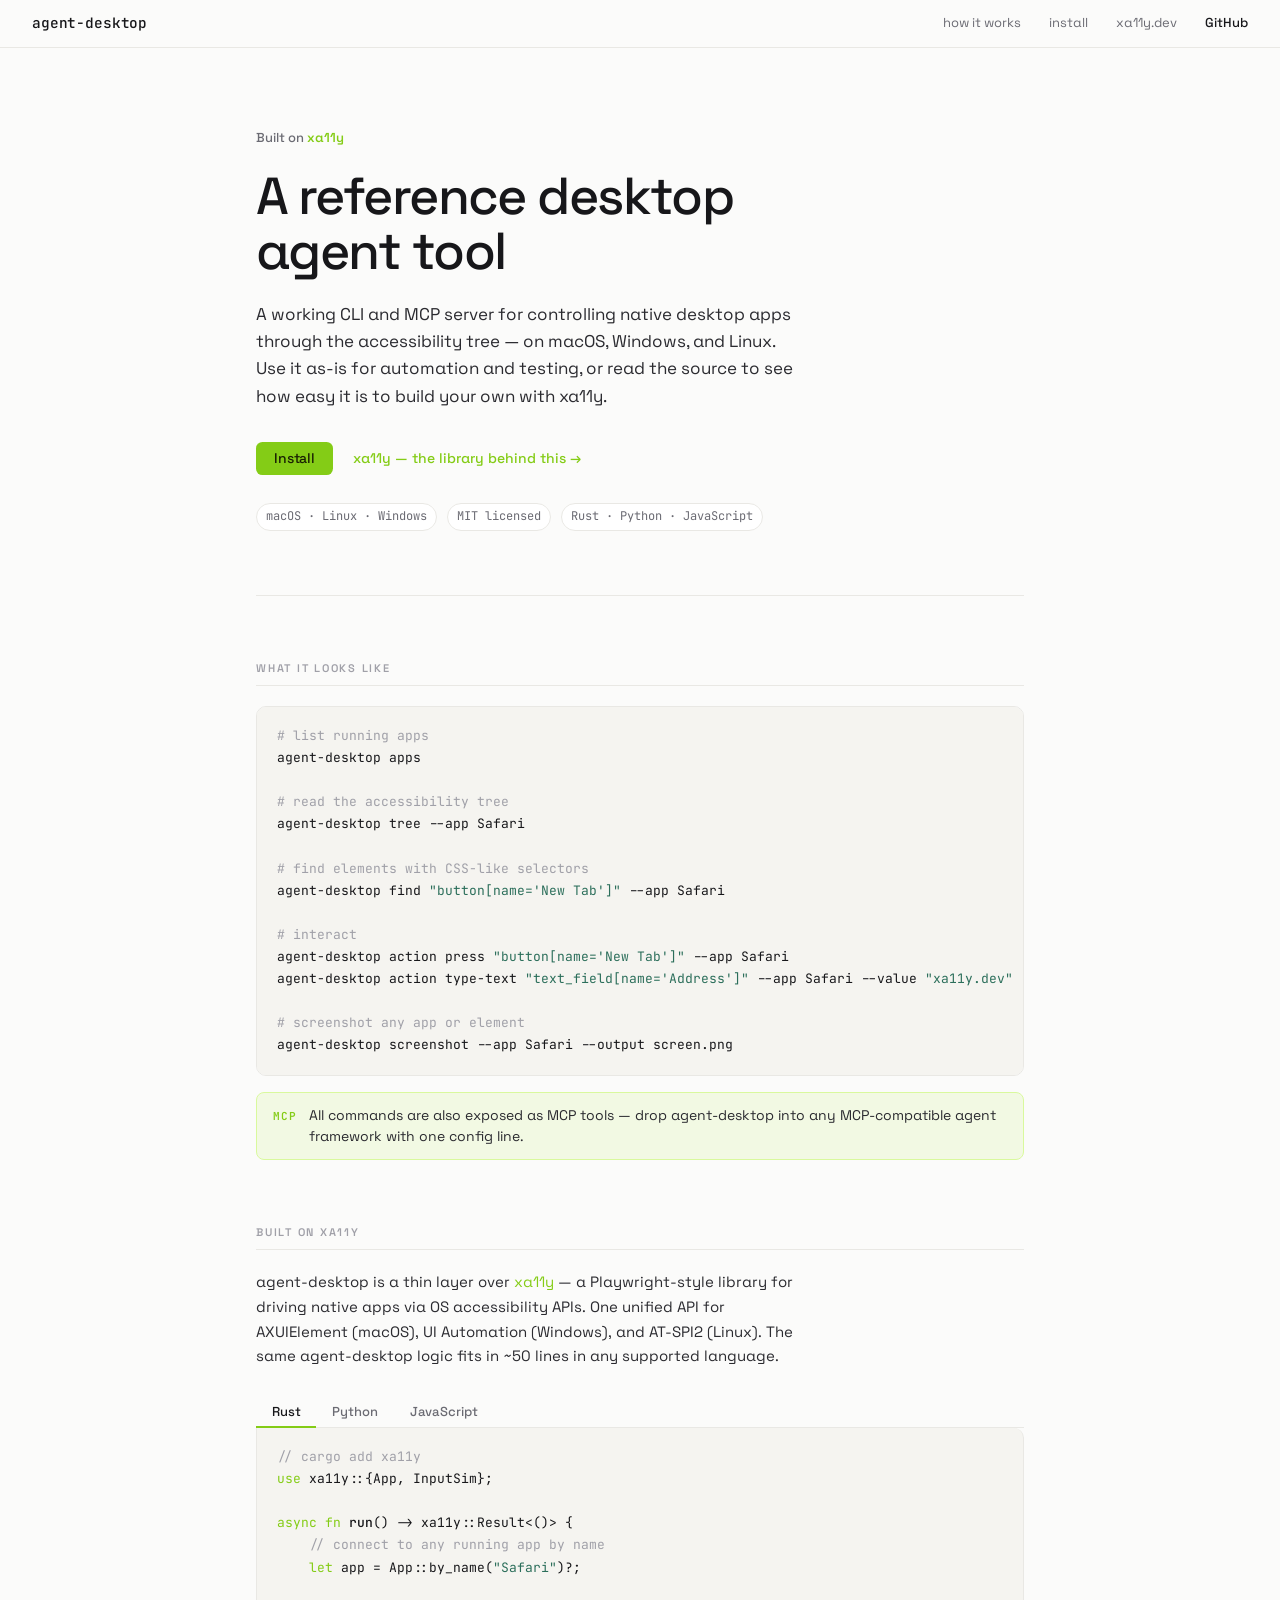
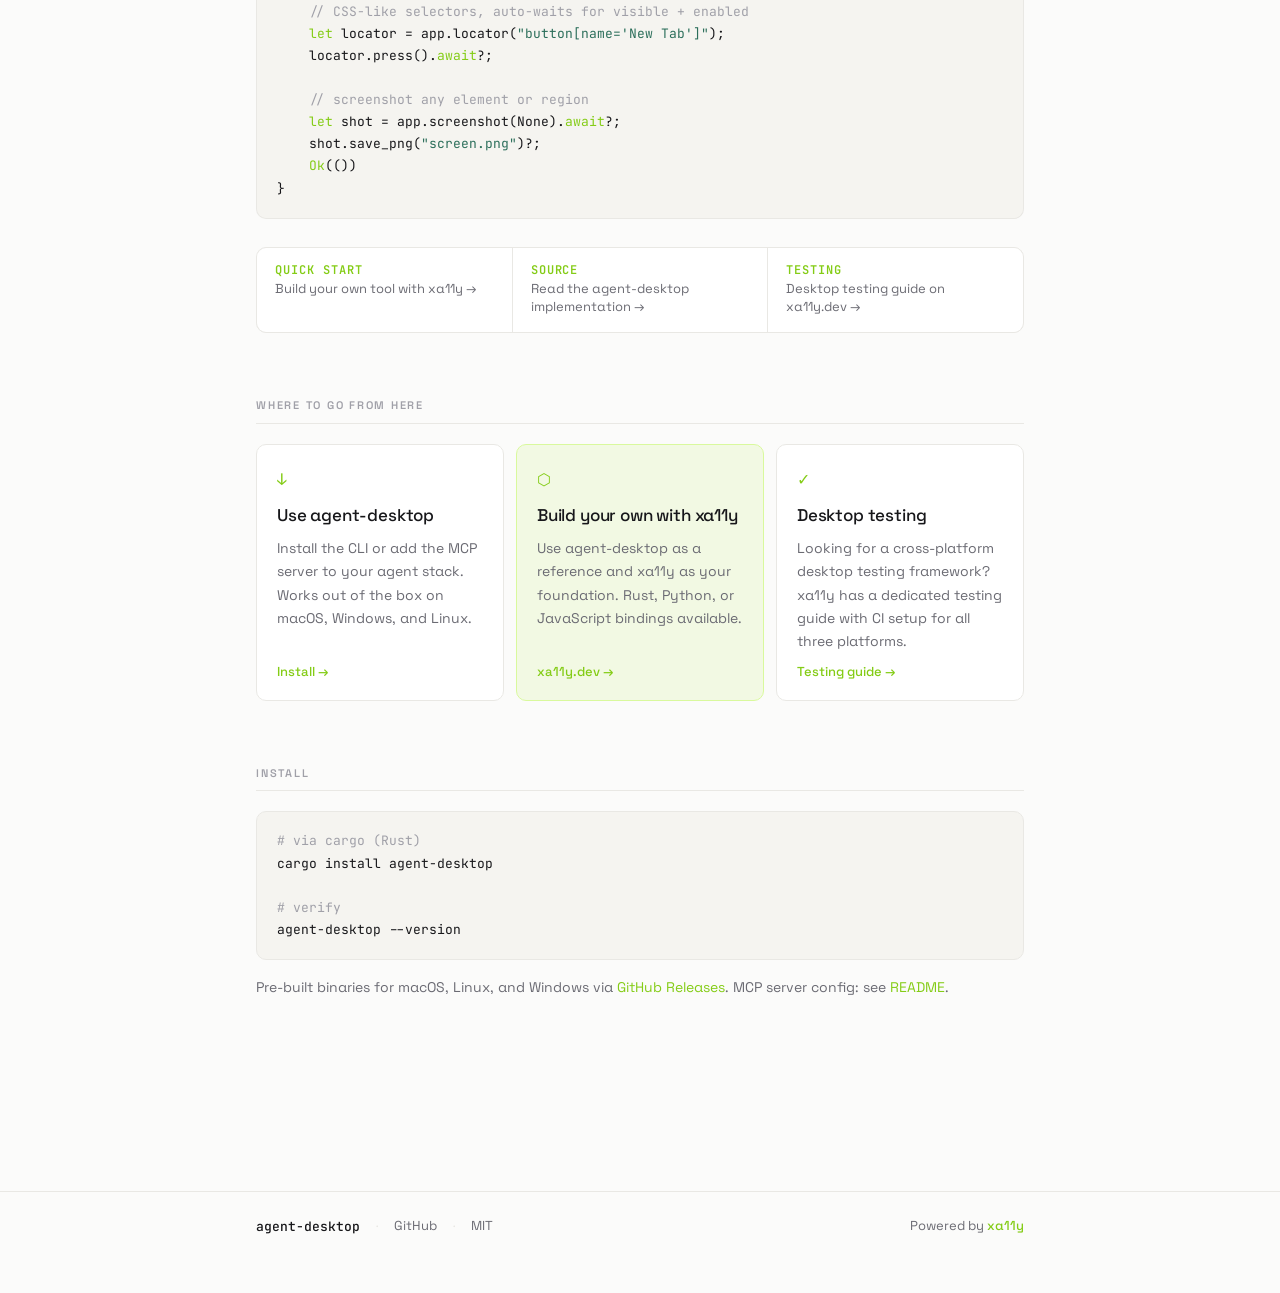
<file: docs/index.html>
<!DOCTYPE html>
<html lang="en">
<head>
<meta charset="utf-8">
<meta name="viewport" content="width=device-width, initial-scale=1">
<title>agent-desktop — Desktop agent CLI + MCP built on xa11y</title>
<meta name="description" content="A CLI and MCP server for driving native desktop apps. Built on xa11y — the cross-platform accessibility library. Use it as-is, or use the source to build your own.">
<meta property="og:title" content="agent-desktop">
<meta property="og:description" content="A CLI and MCP server for driving native desktop apps, built on xa11y.">
<meta property="og:type" content="website">
<link rel="preconnect" href="https://fonts.googleapis.com">
<link rel="preconnect" href="https://fonts.gstatic.com" crossorigin>
<link href="https://fonts.googleapis.com/css2?family=Space+Grotesk:wght@400;500;600&family=JetBrains+Mono:wght@400;500&display=swap" rel="stylesheet">
<link rel="stylesheet" href="style.css">
</head>
<body>

<header class="site-header">
  <a class="wordmark" href="/">agent-desktop</a>
  <nav class="site-nav">
    <a href="#how-it-works">how it works</a>
    <a href="#install">install</a>
    <a href="https://xa11y.dev">xa11y.dev</a>
    <a href="https://github.com/crowecawcaw/agent-desktop" class="nav-gh">GitHub</a>
  </nav>
</header>

<main class="page">

  <!-- ── HERO ── -->
  <section class="hero">
    <div class="eyebrow">Built on <a href="https://xa11y.dev">xa11y</a></div>
    <h1>A reference desktop<br>agent tool</h1>
    <p class="sub">
      A working CLI and MCP server for controlling native desktop apps
      through the accessibility tree — on macOS, Windows, and Linux.
      Use it as-is for automation and testing, or read the source to
      see how easy it is to build your own with xa11y.
    </p>
    <div class="hero-actions">
      <a class="btn-primary" href="#install">Install</a>
      <a class="btn-ghost" href="https://xa11y.dev">xa11y — the library behind this →</a>
    </div>
    <div class="meta-row">
      <span class="chip">macOS · Linux · Windows</span>
      <span class="chip">MIT licensed</span>
      <span class="chip">Rust · Python · JavaScript</span>
    </div>
  </section>

  <!-- ── DEMO ── -->
  <section class="section" id="how-it-works">
    <h2>What it looks like</h2>
    <pre class="code"><code><span class="c"># list running apps</span>
agent-desktop apps

<span class="c"># read the accessibility tree</span>
agent-desktop tree --app Safari

<span class="c"># find elements with CSS-like selectors</span>
agent-desktop find <span class="s">"button[name='New Tab']"</span> --app Safari

<span class="c"># interact</span>
agent-desktop action press <span class="s">"button[name='New Tab']"</span> --app Safari
agent-desktop action type-text <span class="s">"text_field[name='Address']"</span> --app Safari --value <span class="s">"xa11y.dev"</span>

<span class="c"># screenshot any app or element</span>
agent-desktop screenshot --app Safari --output screen.png</code></pre>

    <div class="mcp-note">
      <span class="mcp-label">MCP</span>
      All commands are also exposed as MCP tools — drop agent-desktop into any MCP-compatible agent framework with one config line.
    </div>
  </section>

  <!-- ── BUILT ON XA11Y ── -->
  <section class="section xa11y-section" id="built-on">
    <h2>Built on xa11y</h2>
    <p class="section-sub">
      agent-desktop is a thin layer over <a href="https://xa11y.dev">xa11y</a> — a Playwright-style library for
      driving native apps via OS accessibility APIs. One unified API for
      AXUIElement (macOS), UI Automation (Windows), and AT-SPI2 (Linux).
      The same agent-desktop logic fits in ~50 lines in any supported language.
    </p>

    <div class="tabs" id="lang-tabs">
      <div class="tab-bar">
        <button class="tab-btn active" data-lang="rust">Rust</button>
        <button class="tab-btn" data-lang="python">Python</button>
        <button class="tab-btn" data-lang="js">JavaScript</button>
      </div>

      <div class="tab-panel active" data-lang="rust"><pre class="code code-tab"><code><span class="c">// cargo add xa11y</span>
<span class="k">use</span> xa11y::{App, InputSim};

<span class="k">async fn</span> <span class="p">run</span>() -> xa11y::Result<()> {
    <span class="c">// connect to any running app by name</span>
    <span class="k">let</span> app = App::by_name(<span class="s">"Safari"</span>)?;

    <span class="c">// CSS-like selectors, auto-waits for visible + enabled</span>
    <span class="k">let</span> locator = app.locator(<span class="s">"button[name='New Tab']"</span>);
    locator.press().<span class="k">await</span>?;

    <span class="c">// screenshot any element or region</span>
    <span class="k">let</span> shot = app.screenshot(None).<span class="k">await</span>?;
    shot.save_png(<span class="s">"screen.png"</span>)?;
    <span class="k">Ok</span>(())
}</code></pre></div>

      <div class="tab-panel" data-lang="python"><pre class="code code-tab"><code><span class="c"># pip install xa11y</span>
<span class="k">from</span> xa11y <span class="k">import</span> App

<span class="c"># connect to any running app by name</span>
app = App.by_name(<span class="s">"Safari"</span>)

<span class="c"># CSS-like selectors, auto-waits for visible + enabled</span>
locator = app.locator(<span class="s">"button[name='New Tab']"</span>)
locator.press()

<span class="c"># screenshot any element or region</span>
shot = app.screenshot()
shot.save_png(<span class="s">"screen.png"</span>)</code></pre></div>

      <div class="tab-panel" data-lang="js"><pre class="code code-tab"><code><span class="c">// npm install @crowecawcaw/xa11y</span>
<span class="k">import</span> { App } <span class="k">from</span> <span class="s">'@crowecawcaw/xa11y'</span>;

<span class="c">// connect to any running app by name</span>
<span class="k">const</span> app = <span class="k">await</span> App.byName(<span class="s">'Safari'</span>);

<span class="c">// CSS-like selectors, auto-waits for visible + enabled</span>
<span class="k">const</span> locator = app.locator(<span class="s">"button[name='New Tab']"</span>);
<span class="k">await</span> locator.press();

<span class="c">// screenshot any element or region</span>
<span class="k">const</span> shot = <span class="k">await</span> app.screenshot();
<span class="k">await</span> shot.savePng(<span class="s">'screen.png'</span>);</code></pre></div>
    </div>

    <div class="xa11y-links">
      <a href="https://xa11y.dev/guides/quick-start/" class="xa11y-link-item">
        <span class="xlink-label">Quick start</span>
        <span class="xlink-desc">Build your own tool with xa11y →</span>
      </a>
      <a href="https://github.com/crowecawcaw/agent-desktop" class="xa11y-link-item">
        <span class="xlink-label">Source</span>
        <span class="xlink-desc">Read the agent-desktop implementation →</span>
      </a>
      <a href="https://xa11y.dev/guides/desktop-testing/" class="xa11y-link-item">
        <span class="xlink-label">Testing</span>
        <span class="xlink-desc">Desktop testing guide on xa11y.dev →</span>
      </a>
    </div>
  </section>

  <!-- ── FORK ── -->
  <section class="section" id="choose">
    <h2>Where to go from here</h2>
    <div class="fork-grid">
      <div class="fork-card">
        <div class="fork-icon">↓</div>
        <h3>Use agent-desktop</h3>
        <p>Install the CLI or add the MCP server to your agent stack. Works out of the box on macOS, Windows, and Linux.</p>
        <a href="#install" class="fork-link">Install →</a>
      </div>
      <div class="fork-card fork-card--accent">
        <div class="fork-icon">⬡</div>
        <h3>Build your own with xa11y</h3>
        <p>Use agent-desktop as a reference and xa11y as your foundation. Rust, Python, or JavaScript bindings available.</p>
        <a href="https://xa11y.dev" class="fork-link">xa11y.dev →</a>
      </div>
      <div class="fork-card">
        <div class="fork-icon">✓</div>
        <h3>Desktop testing</h3>
        <p>Looking for a cross-platform desktop testing framework? xa11y has a dedicated testing guide with CI setup for all three platforms.</p>
        <a href="https://xa11y.dev/guides/desktop-testing/" class="fork-link">Testing guide →</a>
      </div>
    </div>
  </section>

  <!-- ── INSTALL ── -->
  <section class="section" id="install">
    <h2>Install</h2>
    <pre class="code"><code><span class="c"># via cargo (Rust)</span>
cargo install agent-desktop

<span class="c"># verify</span>
agent-desktop --version</code></pre>

    <p class="install-note">
      Pre-built binaries for macOS, Linux, and Windows via
      <a href="https://github.com/crowecawcaw/agent-desktop/releases">GitHub Releases</a>.
      MCP server config: see <a href="https://github.com/crowecawcaw/agent-desktop#mcp">README</a>.
    </p>
  </section>

</main>

<footer class="site-footer">
  <div class="footer-inner">
    <span class="footer-name">agent-desktop</span>
    <span class="sep">·</span>
    <a href="https://github.com/crowecawcaw/agent-desktop">GitHub</a>
    <span class="sep">·</span>
    <span>MIT</span>
    <span class="spacer"></span>
    <span class="footer-xa11y">Powered by <a href="https://xa11y.dev">xa11y</a></span>
  </div>
</footer>

<script>
  const btns = document.querySelectorAll('.tab-btn');
  const panels = document.querySelectorAll('.tab-panel');
  btns.forEach(btn => {
    btn.addEventListener('click', () => {
      const lang = btn.dataset.lang;
      btns.forEach(b => b.classList.toggle('active', b.dataset.lang === lang));
      panels.forEach(p => p.classList.toggle('active', p.dataset.lang === lang));
    });
  });
</script>

</body>
</html>
</file>
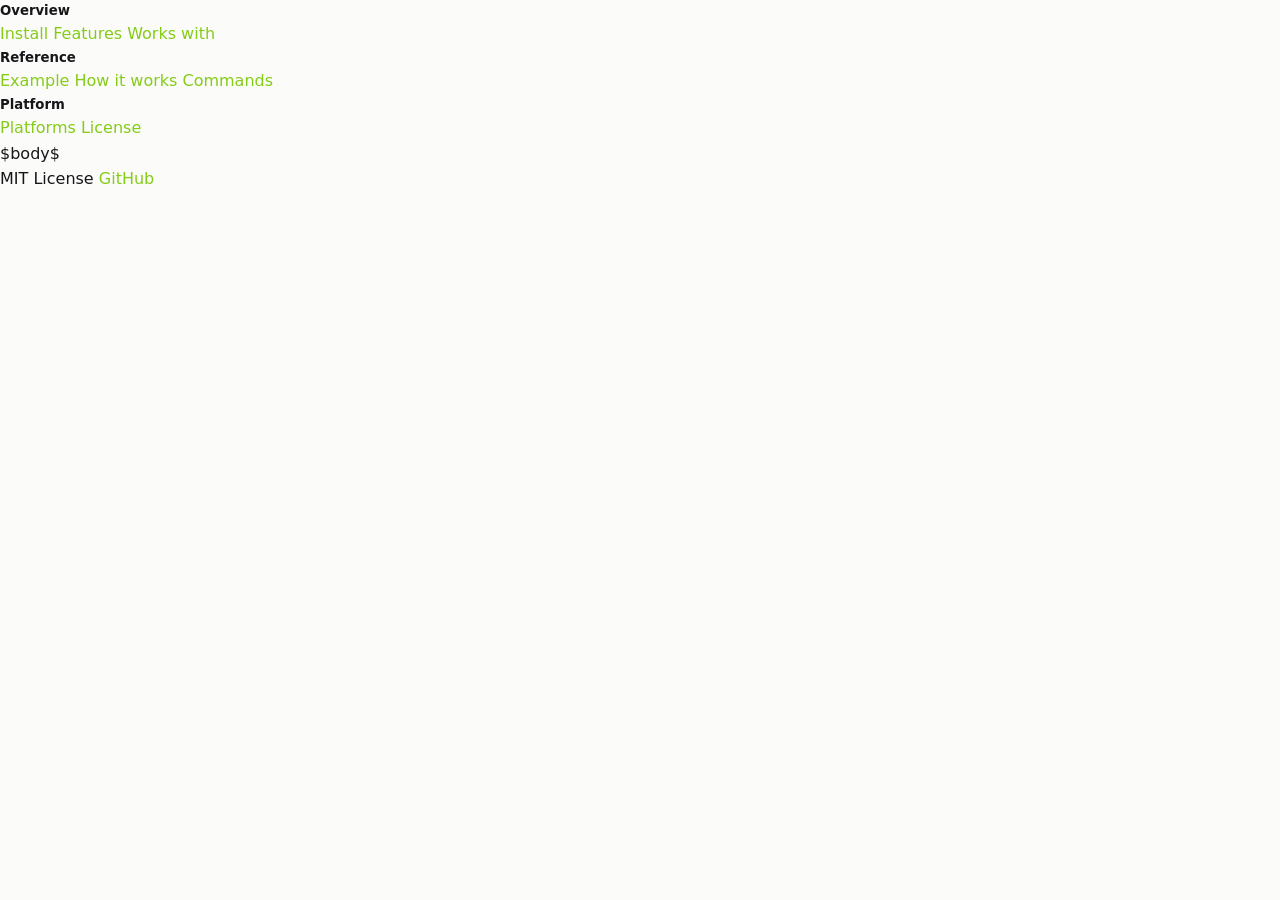
<file: docs/template.html>
<!DOCTYPE html>
<html lang="en">
<head>
<meta charset="utf-8">
<meta name="viewport" content="width=device-width, initial-scale=1">
<title>agent-desktop</title>
<meta name="description" content="Desktop automation CLI for AI agents. Observe and interact with any UI via accessibility APIs.">
<meta property="og:title" content="agent-desktop">
<meta property="og:description" content="Desktop automation CLI for AI agents. Observe and interact with any UI via accessibility APIs.">
<meta property="og:type" content="website">
<link rel="preconnect" href="https://fonts.googleapis.com">
<link rel="preconnect" href="https://fonts.gstatic.com" crossorigin>
<link href="https://fonts.googleapis.com/css2?family=Inter:wght@400;500;600&family=JetBrains+Mono:wght@400;500&display=swap" rel="stylesheet">
<link rel="stylesheet" href="style.css">
</head>
<body>
<div class="shell">
  <aside class="toc">
    <div class="toc-group">
      <h5>Overview</h5>
      <a href="#install">Install</a>
      <a href="#features">Features</a>
      <a href="#works-with">Works with</a>
    </div>
    <div class="toc-group">
      <h5>Reference</h5>
      <a href="#example">Example</a>
      <a href="#how-it-works">How it works</a>
      <a href="#commands">Commands</a>
    </div>
    <div class="toc-group">
      <h5>Platform</h5>
      <a href="#platforms">Platforms</a>
      <a href="#license">License</a>
    </div>
  </aside>
  <main>
    $body$
    <footer>
      <span>MIT License</span>
      <a href="https://github.com/crowecawcaw/agent-desktop">GitHub</a>
    </footer>
  </main>
</div>
<script src="highlight.js"></script>
<script>
  const tocLinks = Array.from(document.querySelectorAll('.toc a'));
  const sections = tocLinks
    .map(a => document.querySelector(a.getAttribute('href')))
    .filter(Boolean);
  if (sections.length) {
    const byId = new Map(sections.map(s => [s.id, tocLinks.find(a => a.getAttribute('href') === '#' + s.id)]));
    const obs = new IntersectionObserver((entries) => {
      entries.forEach(e => {
        if (e.isIntersecting) {
          tocLinks.forEach(a => a.classList.remove('active'));
          const link = byId.get(e.target.id);
          if (link) link.classList.add('active');
        }
      });
    }, { rootMargin: '-30% 0px -60% 0px' });
    sections.forEach(s => obs.observe(s));
  }
</script>
</body>
</html>
</file>
<file: docs/style.css>
*, *::before, *::after { box-sizing: border-box; margin: 0; padding: 0; }

:root {
  --max-w: 52rem;
  --bg: #fbfbfa;
  --paper: #ffffff;
  --ink: #17171a;
  --ink-2: #2b2b30;
  --mute: #6b6b73;
  --mute-2: #a0a0a8;
  --line: #e9e8e4;
  --line-2: #f1f0ec;
  --accent: #84cc16;
  --accent-ink: #1a2003;
  --accent-bg: #f2f9e3;
  --accent-border: #d9f99d;
  --code-bg: #f5f4f0;
  --code-ink: #17171a;
  --font: 'Space Grotesk', ui-sans-serif, system-ui, -apple-system, 'Segoe UI', Roboto, sans-serif;
  --mono: 'JetBrains Mono', ui-monospace, SFMono-Regular, Menlo, monospace;
}

html { scroll-behavior: smooth; }

body {
  font-family: var(--font);
  font-feature-settings: 'ss01', 'cv11';
  background: var(--bg);
  color: var(--ink);
  line-height: 1.6;
  -webkit-font-smoothing: antialiased;
  -moz-osx-font-smoothing: grayscale;
}

/* ── HEADER ── */
.site-header {
  position: sticky;
  top: 0;
  z-index: 10;
  background: rgba(251, 251, 250, 0.88);
  backdrop-filter: blur(10px);
  border-bottom: 1px solid var(--line);
  display: flex;
  align-items: center;
  justify-content: space-between;
  padding: 0 2rem;
  height: 3rem;
}

.wordmark {
  font: 500 0.9rem/1 var(--mono);
  color: var(--ink);
  text-decoration: none;
  letter-spacing: -0.01em;
}
.wordmark:hover { color: var(--accent); }

.site-nav {
  display: flex;
  align-items: center;
  gap: 1.75rem;
  font-size: 0.8125rem;
}
.site-nav a {
  color: var(--mute);
  text-decoration: none;
}
.site-nav a:hover { color: var(--ink); }
.site-nav .nav-gh {
  color: var(--ink);
  font-weight: 500;
}

/* ── PAGE ── */
.page {
  max-width: var(--max-w);
  margin: 0 auto;
  padding: 0 2rem 8rem;
}

/* ── HERO ── */
.hero {
  padding: 5rem 0 4rem;
  border-bottom: 1px solid var(--line);
  margin-bottom: 4rem;
}

.eyebrow {
  font-size: 0.8125rem;
  color: var(--mute);
  margin-bottom: 1.25rem;
  font-weight: 500;
}
.eyebrow a {
  color: var(--accent);
  text-decoration: none;
  font-weight: 600;
}
.eyebrow a:hover { color: var(--ink); }

h1 {
  font-size: 3.25rem;
  line-height: 1.06;
  letter-spacing: -0.03em;
  font-weight: 500;
  margin-bottom: 1.375rem;
}

.sub {
  font-size: 1.0625rem;
  line-height: 1.6;
  color: var(--ink-2);
  max-width: 50ch;
  margin-bottom: 2rem;
}

.hero-actions {
  display: flex;
  align-items: center;
  gap: 1.25rem;
  margin-bottom: 1.75rem;
  flex-wrap: wrap;
}

.btn-primary {
  display: inline-flex;
  align-items: center;
  background: var(--accent);
  color: var(--accent-ink);
  font: 500 0.875rem/1 var(--font);
  padding: 0.6rem 1.125rem;
  border-radius: 0.4rem;
  text-decoration: none;
  letter-spacing: -0.01em;
}
.btn-primary:hover { background: #6aab0c; color: var(--accent-ink); }

.btn-ghost {
  color: var(--accent);
  font-size: 0.875rem;
  text-decoration: none;
  font-weight: 500;
}
.btn-ghost:hover { color: var(--ink); }

.meta-row {
  display: flex;
  flex-wrap: wrap;
  gap: 0.5rem 0.625rem;
  font-size: 0.78rem;
  color: var(--mute);
}
.chip {
  border: 1px solid var(--line);
  padding: 0.2rem 0.5625rem;
  border-radius: 999px;
  background: var(--paper);
  font-family: var(--mono);
  font-size: 0.75rem;
}

/* ── SECTIONS ── */
.section {
  margin-bottom: 4rem;
  scroll-margin-top: 3.5rem;
}

h2 {
  font-size: 0.6875rem;
  letter-spacing: 0.16em;
  text-transform: uppercase;
  color: var(--mute-2);
  font-weight: 600;
  margin-bottom: 1.25rem;
  padding-bottom: 0.5rem;
  border-bottom: 1px solid var(--line);
}

h3 {
  font-size: 1.0625rem;
  font-weight: 500;
  letter-spacing: -0.01em;
  margin-bottom: 0.5rem;
}

p { font-size: 0.9375rem; line-height: 1.65; color: var(--ink-2); margin-bottom: 1rem; }
p:last-child { margin-bottom: 0; }

a { color: var(--accent); text-decoration: none; }
a:hover { color: var(--ink); }

.section-sub {
  margin-bottom: 1.75rem;
  max-width: 54ch;
}

/* ── CODE ── */
pre.code {
  background: var(--code-bg);
  border: 1px solid var(--line);
  border-radius: 0.625rem;
  padding: 1.125rem 1.25rem;
  font: 0.8125rem/1.7 var(--mono);
  color: var(--code-ink);
  overflow-x: auto;
  margin-bottom: 1rem;
}
pre.code code { font: inherit; background: none; border: none; padding: 0; }
pre.code .c { color: var(--mute-2); }
pre.code .k { color: var(--accent); }
pre.code .s { color: #2b6e5a; }
pre.code .p { color: var(--ink); font-weight: 500; }

code {
  font-family: var(--mono);
  font-size: 0.875em;
}
p code, li code {
  background: var(--code-bg);
  border: 1px solid var(--line);
  border-radius: 0.25rem;
  padding: 0.15em 0.4em;
}

/* ── MCP NOTE ── */
.mcp-note {
  display: flex;
  align-items: baseline;
  gap: 0.75rem;
  background: var(--accent-bg);
  border: 1px solid var(--accent-border);
  border-radius: 0.5rem;
  padding: 0.75rem 1rem;
  font-size: 0.875rem;
  color: var(--ink-2);
  line-height: 1.5;
}
.mcp-label {
  font: 600 0.6875rem/1 var(--mono);
  letter-spacing: 0.08em;
  text-transform: uppercase;
  color: var(--accent);
  flex-shrink: 0;
}

/* ── TABS ── */
.tabs { margin-bottom: 1.75rem; }

.tab-bar {
  display: flex;
  gap: 0;
  border-bottom: 1px solid var(--line);
  margin-bottom: 0;
}
.tab-btn {
  background: none;
  border: none;
  border-bottom: 2px solid transparent;
  padding: 0.5rem 1rem;
  font: 500 0.8125rem/1 var(--font);
  color: var(--mute);
  cursor: pointer;
  margin-bottom: -1px;
  letter-spacing: -0.01em;
}
.tab-btn:hover { color: var(--ink); }
.tab-btn.active { color: var(--ink); border-bottom-color: var(--accent); }

.tab-panel { display: none; }
.tab-panel.active { display: block; }
.tab-panel .code { border-top-left-radius: 0; margin-bottom: 0; }
pre.code-tab { border-top-left-radius: 0; border-top: none; }

/* ── XA11Y LINKS ── */
.xa11y-links {
  display: grid;
  grid-template-columns: repeat(3, 1fr);
  gap: 1px;
  background: var(--line);
  border: 1px solid var(--line);
  border-radius: 0.625rem;
  overflow: hidden;
}
.xa11y-link-item {
  background: var(--paper);
  padding: 1rem 1.125rem;
  text-decoration: none;
  display: flex;
  flex-direction: column;
  gap: 0.25rem;
  color: inherit;
}
.xa11y-link-item:hover { background: var(--accent-bg); }
.xlink-label {
  font: 600 0.75rem/1 var(--mono);
  text-transform: uppercase;
  letter-spacing: 0.08em;
  color: var(--accent);
}
.xlink-desc {
  font-size: 0.8125rem;
  color: var(--mute);
  line-height: 1.4;
}
.xa11y-link-item:hover .xlink-desc { color: var(--ink); }

/* ── FORK GRID ── */
.fork-grid {
  display: grid;
  grid-template-columns: repeat(3, 1fr);
  gap: 0.75rem;
}
.fork-card {
  background: var(--paper);
  border: 1px solid var(--line);
  border-radius: 0.625rem;
  padding: 1.375rem 1.25rem;
  display: flex;
  flex-direction: column;
  gap: 0.5rem;
}
.fork-card--accent {
  border-color: var(--accent-border);
  background: var(--accent-bg);
}
.fork-icon {
  font-size: 1rem;
  color: var(--accent);
  margin-bottom: 0.125rem;
  font-family: var(--mono);
}
.fork-card h3 { margin-bottom: 0; }
.fork-card p {
  font-size: 0.875rem;
  color: var(--mute);
  flex: 1;
  margin: 0;
}
.fork-link {
  font: 500 0.8125rem/1 var(--font);
  color: var(--accent);
  text-decoration: none;
  margin-top: 0.25rem;
}
.fork-link:hover { color: var(--ink); }

/* ── INSTALL ── */
.install-note {
  font-size: 0.875rem;
  color: var(--mute);
  margin-top: 0.75rem;
}
.install-note a { color: var(--accent); }
.install-note a:hover { color: var(--ink); }

/* ── FOOTER ── */
.site-footer {
  border-top: 1px solid var(--line);
}
.footer-inner {
  max-width: var(--max-w);
  margin: 0 auto;
  padding: 1.5rem 2rem 3.5rem;
  display: flex;
  align-items: center;
  gap: 1rem;
  color: var(--mute);
  font-size: 0.8125rem;
}
.footer-name { font: 500 0.8125rem/1 var(--mono); color: var(--ink); }
.footer-inner a { color: var(--mute); text-decoration: none; }
.footer-inner a:hover { color: var(--ink); }
.spacer { flex: 1; }
.footer-xa11y { color: var(--mute); }
.footer-xa11y a { color: var(--accent); font-weight: 500; }
.sep { color: var(--line); }

/* ── RESPONSIVE ── */
@media (max-width: 55em) {
  .site-header { padding: 0 1.25rem; }
  .site-nav { gap: 1.25rem; }
  .site-nav a:not(.nav-gh) { display: none; }

  .page { padding: 0 1.25rem 5rem; }

  .hero { padding: 3rem 0 2.5rem; margin-bottom: 2.5rem; }
  h1 { font-size: 2.25rem; letter-spacing: -0.025em; }
  .sub { font-size: 1rem; }
  .btn-primary { padding: 0.6rem 1rem; }

  .fork-grid { grid-template-columns: 1fr; }
  .xa11y-links { grid-template-columns: 1fr; }
}
</file>
